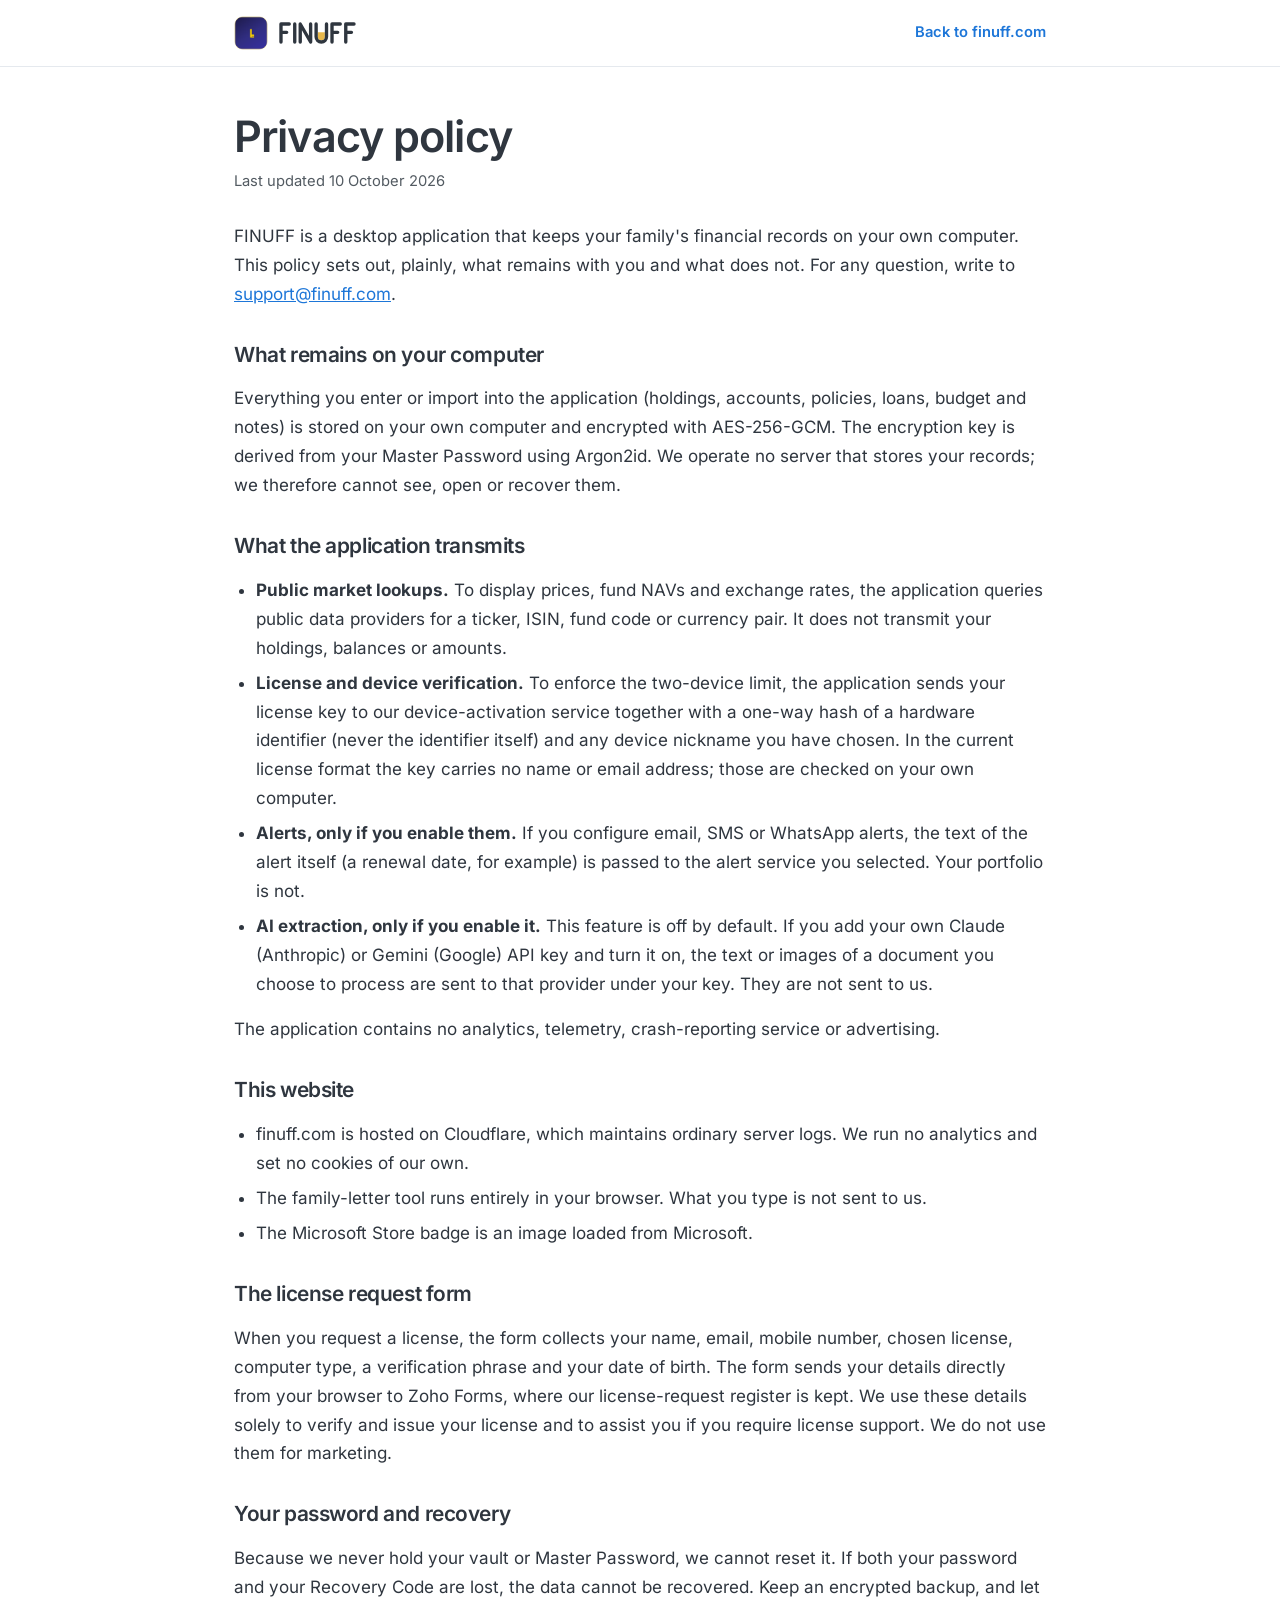
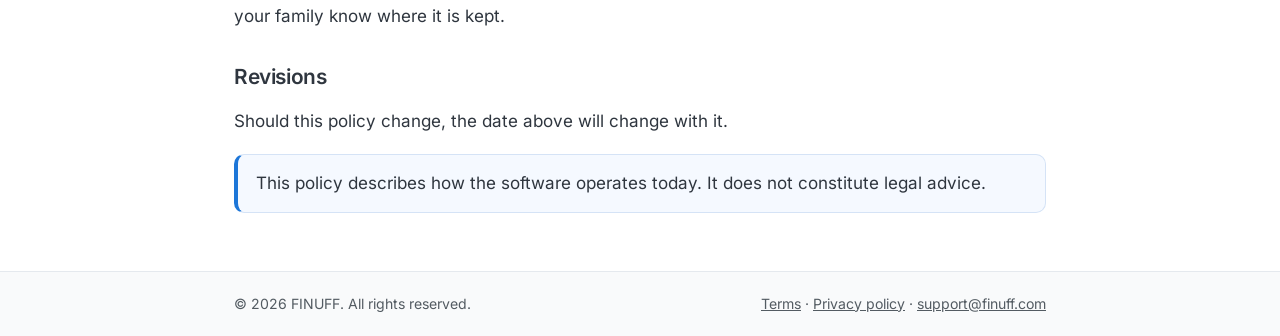
<file: privacy.html>
<!DOCTYPE html>
<html lang="en-IN"><head><meta charset="UTF-8"><meta name="viewport" content="width=device-width, initial-scale=1.0">
<title>Privacy policy · FINUFF</title><meta name="description" content="How FINUFF handles your data: records stay encrypted on your computer; what the app and website send, and what they never send."><link rel="canonical" href="https://finuff.com/privacy"><meta name="theme-color" content="#FFFFFF"><link rel="icon" href="assets/logo-96.png"><link rel="stylesheet" href="fonts.css"><style>:root{--ind:#E8B84B}*{box-sizing:border-box}html{scroll-behavior:smooth}body{margin:0;font:400 17px/1.7 Inter,system-ui,sans-serif;color:#2F363F;background:#fff;-webkit-font-smoothing:antialiased}
a{color:#1D76D8}h1,h2{font-weight:600;letter-spacing:-.02em;margin:0;line-height:1.2}
.top{border-bottom:1px solid #E5E9EE;background:#fff}.top .in{max-width:860px;margin:0 auto;padding:16px 24px;display:flex;align-items:center;justify-content:space-between;gap:16px}
.brand{display:flex;align-items:center;gap:11px;text-decoration:none}.brand img{width:34px;height:34px;border-radius:9px}.fw{height:22px;width:auto;display:block;overflow:visible}
.back{font-size:.92rem;font-weight:600;text-decoration:none}
main{max-width:860px;margin:0 auto;padding:44px 24px 40px}main h1{font-size:clamp(2rem,4vw,2.7rem);margin-bottom:6px}.upd{color:#535B62;font-size:.92rem;margin:0 0 28px}
main h2{font-size:1.3rem;margin:34px 0 8px}main p,main li{color:#2F363F}main ul{padding-left:22px}main li{margin:6px 0}
.box{border:1px solid #D5E3F6;background:#F5F9FF;border-left:4px solid #1D76D8;border-radius:10px;padding:14px 18px;margin:18px 0}
footer{border-top:1px solid #E5E9EE;background:#F9FAFB;font-size:.88rem;color:#535B62}footer .in{max-width:860px;margin:0 auto;padding:20px 24px;display:flex;gap:10px 22px;flex-wrap:wrap;align-items:center;justify-content:space-between}footer a{color:#535B62}</style></head>
<body><header class="top"><div class="in"><a class="brand" href="/" aria-label="FINUFF home"><img src="assets/logo-96.png" alt=""><svg class="fw" viewBox="-10 -10 2520 720" role="img" aria-label="FINUFF" shape-rendering="geometricPrecision"><g fill="none" stroke-width="110" stroke-linecap="round" stroke-linejoin="round"><g transform="translate(0)"><path d="M55 645V55M55 55H325M55 329H241.40000000000003" stroke="#2F363F"/></g><g transform="translate(450)"><path d="M55 55V645" stroke="#2F363F"/></g><g transform="translate(630)"><path d="M55 645V55L395 645V55" stroke="#2F363F"/></g><g transform="translate(1150)"><path d="M110 329V475A115 115 0 0 0 340 475V329Z" fill="var(--ind)"/><path d="M55 55V475A170 170 0 0 0 395 475V55" stroke="#2F363F"/></g><g transform="translate(1670)"><path d="M55 645V55M55 55H325M55 329H241.40000000000003" stroke="#2F363F"/></g><g transform="translate(2120)"><path d="M55 645V55M55 55H325M55 329H241.40000000000003" stroke="#2F363F"/></g></g></svg></a><a class="back" href="/">Back to finuff.com</a></div></header>
<main><h1>Privacy policy</h1><p class="upd">Last updated 10 October 2026</p>
<p>FINUFF is a desktop application that keeps your family's financial records on your own computer. This policy sets out, plainly, what remains with you and what does not. For any question, write to <a href="mailto:support@finuff.com">support@finuff.com</a>.</p>
<h2>What remains on your computer</h2>
<p>Everything you enter or import into the application (holdings, accounts, policies, loans, budget and notes) is stored on your own computer and encrypted with AES-256-GCM. The encryption key is derived from your Master Password using Argon2id. We operate no server that stores your records; we therefore cannot see, open or recover them.</p>
<h2>What the application transmits</h2>
<ul>
<li><b>Public market lookups.</b> To display prices, fund NAVs and exchange rates, the application queries public data providers for a ticker, ISIN, fund code or currency pair. It does not transmit your holdings, balances or amounts.</li>
<li><b>License and device verification.</b> To enforce the two-device limit, the application sends your license key to our device-activation service together with a one-way hash of a hardware identifier (never the identifier itself) and any device nickname you have chosen. In the current license format the key carries no name or email address; those are checked on your own computer.</li>
<li><b>Alerts, only if you enable them.</b> If you configure email, SMS or WhatsApp alerts, the text of the alert itself (a renewal date, for example) is passed to the alert service you selected. Your portfolio is not.</li>
<li><b>AI extraction, only if you enable it.</b> This feature is off by default. If you add your own Claude (Anthropic) or Gemini (Google) API key and turn it on, the text or images of a document you choose to process are sent to that provider under your key. They are not sent to us.</li>
</ul>
<p>The application contains no analytics, telemetry, crash-reporting service or advertising.</p>
<h2>This website</h2>
<ul>
<li>finuff.com is hosted on Cloudflare, which maintains ordinary server logs. We run no analytics and set no cookies of our own.</li>
<li>The family-letter tool runs entirely in your browser. What you type is not sent to us.</li>
<li>The Microsoft Store badge is an image loaded from Microsoft.</li>
</ul>
<h2>The license request form</h2>
<p>When you request a license, the form collects your name, email, mobile number, chosen license, computer type, a verification phrase and your date of birth. The form sends your details directly from your browser to Zoho Forms, where our license-request register is kept. We use these details solely to verify and issue your license and to assist you if you require license support. We do not use them for marketing.</p>
<h2>Your password and recovery</h2>
<p>Because we never hold your vault or Master Password, we cannot reset it. If both your password and your Recovery Code are lost, the data cannot be recovered. Keep an encrypted backup, and let your family know where it is kept.</p>
<h2>Revisions</h2>
<p>Should this policy change, the date above will change with it.</p>
<div class="box">This policy describes how the software operates today. It does not constitute legal advice.</div></main>
<footer><div class="in"><span>© 2026 FINUFF. All rights reserved.</span><span><a href="/terms">Terms</a> · <a href="/privacy">Privacy policy</a> · <a href="mailto:support@finuff.com">support@finuff.com</a></span></div></footer></body></html>
</file>
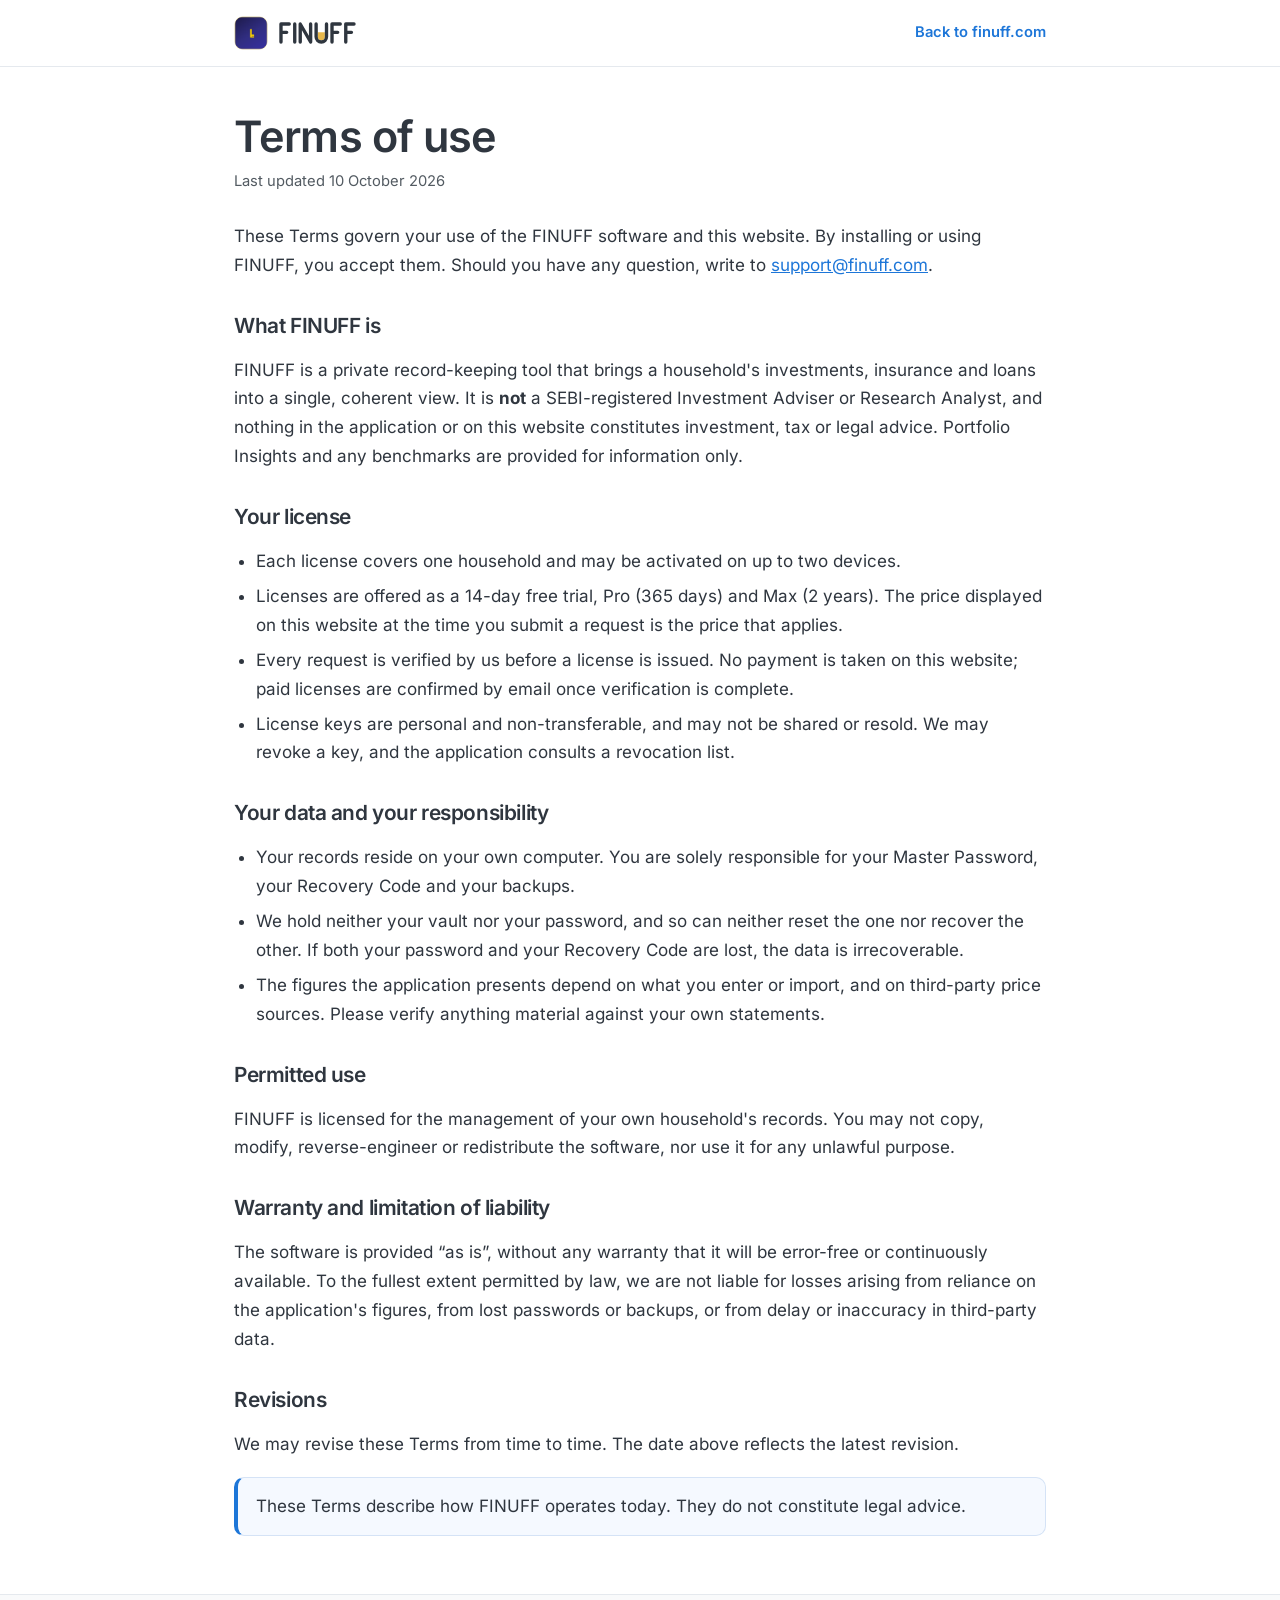
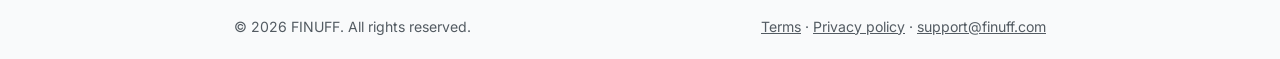
<file: terms.html>
<!DOCTYPE html>
<html lang="en-IN"><head><meta charset="UTF-8"><meta name="viewport" content="width=device-width, initial-scale=1.0">
<title>Terms of use · FINUFF</title><meta name="description" content="The terms for using FINUFF: what it is, how licenses work, and your responsibility for your data."><link rel="canonical" href="https://finuff.com/terms"><meta name="theme-color" content="#FFFFFF"><link rel="icon" href="assets/logo-96.png"><link rel="stylesheet" href="fonts.css"><style>:root{--ind:#E8B84B}*{box-sizing:border-box}html{scroll-behavior:smooth}body{margin:0;font:400 17px/1.7 Inter,system-ui,sans-serif;color:#2F363F;background:#fff;-webkit-font-smoothing:antialiased}
a{color:#1D76D8}h1,h2{font-weight:600;letter-spacing:-.02em;margin:0;line-height:1.2}
.top{border-bottom:1px solid #E5E9EE;background:#fff}.top .in{max-width:860px;margin:0 auto;padding:16px 24px;display:flex;align-items:center;justify-content:space-between;gap:16px}
.brand{display:flex;align-items:center;gap:11px;text-decoration:none}.brand img{width:34px;height:34px;border-radius:9px}.fw{height:22px;width:auto;display:block;overflow:visible}
.back{font-size:.92rem;font-weight:600;text-decoration:none}
main{max-width:860px;margin:0 auto;padding:44px 24px 40px}main h1{font-size:clamp(2rem,4vw,2.7rem);margin-bottom:6px}.upd{color:#535B62;font-size:.92rem;margin:0 0 28px}
main h2{font-size:1.3rem;margin:34px 0 8px}main p,main li{color:#2F363F}main ul{padding-left:22px}main li{margin:6px 0}
.box{border:1px solid #D5E3F6;background:#F5F9FF;border-left:4px solid #1D76D8;border-radius:10px;padding:14px 18px;margin:18px 0}
footer{border-top:1px solid #E5E9EE;background:#F9FAFB;font-size:.88rem;color:#535B62}footer .in{max-width:860px;margin:0 auto;padding:20px 24px;display:flex;gap:10px 22px;flex-wrap:wrap;align-items:center;justify-content:space-between}footer a{color:#535B62}</style></head>
<body><header class="top"><div class="in"><a class="brand" href="/" aria-label="FINUFF home"><img src="assets/logo-96.png" alt=""><svg class="fw" viewBox="-10 -10 2520 720" role="img" aria-label="FINUFF" shape-rendering="geometricPrecision"><g fill="none" stroke-width="110" stroke-linecap="round" stroke-linejoin="round"><g transform="translate(0)"><path d="M55 645V55M55 55H325M55 329H241.40000000000003" stroke="#2F363F"/></g><g transform="translate(450)"><path d="M55 55V645" stroke="#2F363F"/></g><g transform="translate(630)"><path d="M55 645V55L395 645V55" stroke="#2F363F"/></g><g transform="translate(1150)"><path d="M110 329V475A115 115 0 0 0 340 475V329Z" fill="var(--ind)"/><path d="M55 55V475A170 170 0 0 0 395 475V55" stroke="#2F363F"/></g><g transform="translate(1670)"><path d="M55 645V55M55 55H325M55 329H241.40000000000003" stroke="#2F363F"/></g><g transform="translate(2120)"><path d="M55 645V55M55 55H325M55 329H241.40000000000003" stroke="#2F363F"/></g></g></svg></a><a class="back" href="/">Back to finuff.com</a></div></header>
<main><h1>Terms of use</h1><p class="upd">Last updated 10 October 2026</p>
<p>These Terms govern your use of the FINUFF software and this website. By installing or using FINUFF, you accept them. Should you have any question, write to <a href="mailto:support@finuff.com">support@finuff.com</a>.</p>
<h2>What FINUFF is</h2>
<p>FINUFF is a private record-keeping tool that brings a household's investments, insurance and loans into a single, coherent view. It is <b>not</b> a SEBI-registered Investment Adviser or Research Analyst, and nothing in the application or on this website constitutes investment, tax or legal advice. Portfolio Insights and any benchmarks are provided for information only.</p>
<h2>Your license</h2>
<ul>
<li>Each license covers one household and may be activated on up to two devices.</li>
<li>Licenses are offered as a 14-day free trial, Pro (365 days) and Max (2 years). The price displayed on this website at the time you submit a request is the price that applies.</li>
<li>Every request is verified by us before a license is issued. No payment is taken on this website; paid licenses are confirmed by email once verification is complete.</li>
<li>License keys are personal and non-transferable, and may not be shared or resold. We may revoke a key, and the application consults a revocation list.</li>
</ul>
<h2>Your data and your responsibility</h2>
<ul>
<li>Your records reside on your own computer. You are solely responsible for your Master Password, your Recovery Code and your backups.</li>
<li>We hold neither your vault nor your password, and so can neither reset the one nor recover the other. If both your password and your Recovery Code are lost, the data is irrecoverable.</li>
<li>The figures the application presents depend on what you enter or import, and on third-party price sources. Please verify anything material against your own statements.</li>
</ul>
<h2>Permitted use</h2>
<p>FINUFF is licensed for the management of your own household's records. You may not copy, modify, reverse-engineer or redistribute the software, nor use it for any unlawful purpose.</p>
<h2>Warranty and limitation of liability</h2>
<p>The software is provided &ldquo;as is&rdquo;, without any warranty that it will be error-free or continuously available. To the fullest extent permitted by law, we are not liable for losses arising from reliance on the application's figures, from lost passwords or backups, or from delay or inaccuracy in third-party data.</p>
<h2>Revisions</h2>
<p>We may revise these Terms from time to time. The date above reflects the latest revision.</p>
<div class="box">These Terms describe how FINUFF operates today. They do not constitute legal advice.</div></main>
<footer><div class="in"><span>© 2026 FINUFF. All rights reserved.</span><span><a href="/terms">Terms</a> · <a href="/privacy">Privacy policy</a> · <a href="mailto:support@finuff.com">support@finuff.com</a></span></div></footer></body></html>
</file>
<file: fonts.css>
@font-face{font-family:"Instrument Serif";font-style:normal;font-weight:400;font-display:swap;src:url(fonts/is-regular.woff2) format("woff2");unicode-range:U+0000-00FF, U+0131, U+0152-0153, U+02BB-02BC, U+02C6, U+02DA, U+02DC, U+0304, U+0308, U+0329, U+2000-206F, U+20AC, U+2122, U+2191, U+2193, U+2212, U+2215, U+FEFF, U+FFFD}
@font-face{font-family:"Instrument Serif";font-style:italic;font-weight:400;font-display:swap;src:url(fonts/is-italic.woff2) format("woff2");unicode-range:U+0000-00FF, U+0131, U+0152-0153, U+02BB-02BC, U+02C6, U+02DA, U+02DC, U+0304, U+0308, U+0329, U+2000-206F, U+20AC, U+2122, U+2191, U+2193, U+2212, U+2215, U+FEFF, U+FFFD}
@font-face{font-family:"Instrument Serif";font-style:normal;font-weight:400;font-display:swap;src:url(fonts/is-regular-ext.woff2) format("woff2");unicode-range:U+0100-02BA, U+02BD-02C5, U+02C7-02CC, U+02CE-02D7, U+02DD-02FF, U+0304, U+0308, U+0329, U+1D00-1DBF, U+1E00-1E9F, U+1EF2-1EFF, U+2020, U+20A0-20AB, U+20AD-20C4, U+2113, U+2C60-2C7F, U+A720-A7FF}
@font-face{font-family:"Inter";font-style:normal;font-weight:300 700;font-display:swap;src:url(fonts/inter.woff2) format("woff2");unicode-range:U+0000-00FF, U+0131, U+0152-0153, U+02BB-02BC, U+02C6, U+02DA, U+02DC, U+0304, U+0308, U+0329, U+2000-206F, U+20AC, U+2122, U+2191, U+2193, U+2212, U+2215, U+FEFF, U+FFFD}
@font-face{font-family:"Inter";font-style:normal;font-weight:300 700;font-display:swap;src:url(fonts/inter-ext.woff2) format("woff2");unicode-range:U+0100-02BA, U+02BD-02C5, U+02C7-02CC, U+02CE-02D7, U+02DD-02FF, U+0304, U+0308, U+0329, U+1D00-1DBF, U+1E00-1E9F, U+1EF2-1EFF, U+2020, U+20A0-20AB, U+20AD-20C4, U+2113, U+2C60-2C7F, U+A720-A7FF}
</file>
